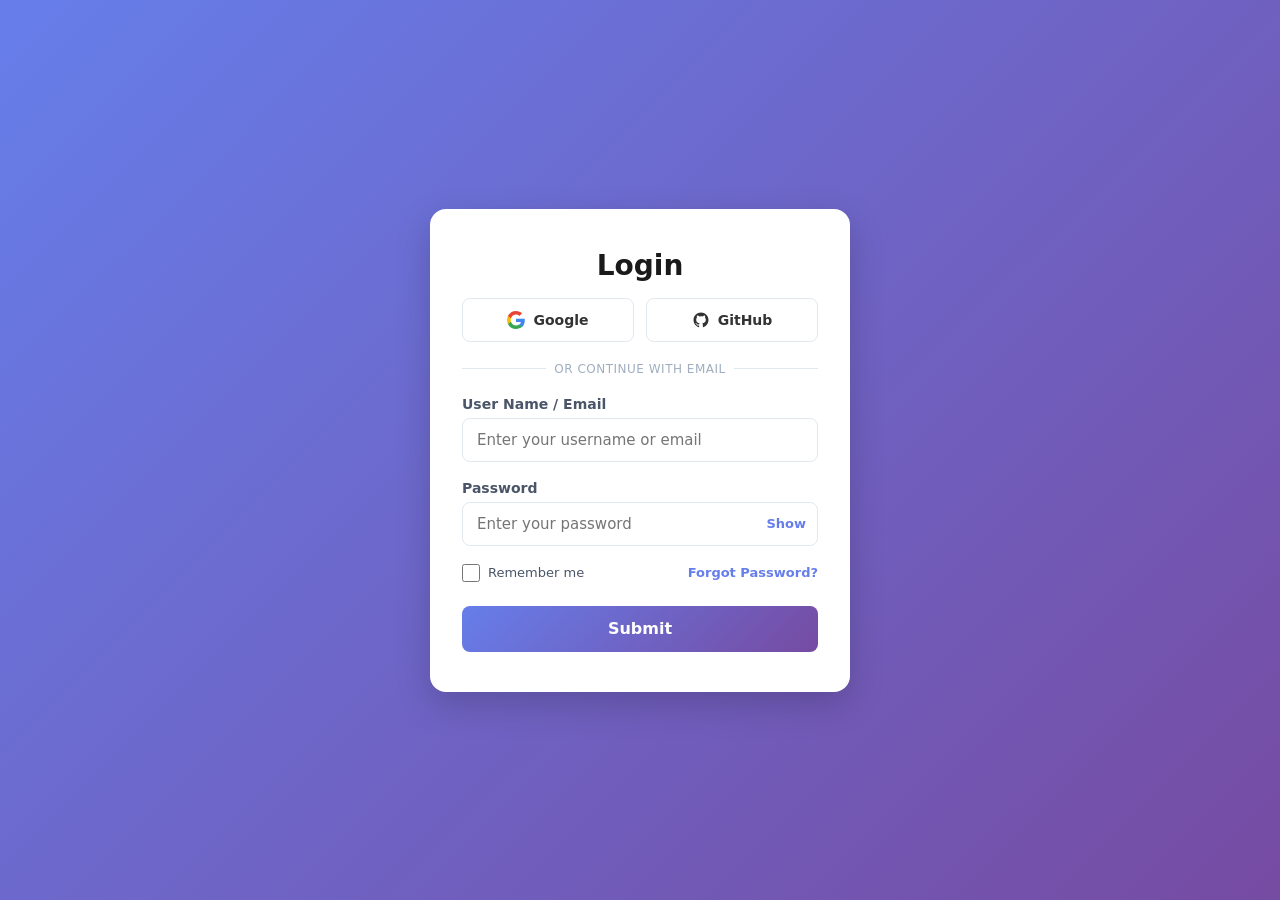
<file: index.html>
<!DOCTYPE html>
<html lang="en">
<head>
    <meta charset="UTF-8">
    <meta name="viewport" content="width=device-width, initial-scale=1.0">
    <title>Login | MYTEST1</title>
    <link rel="stylesheet" href="style.css">
</head>
<body>

    <main class="login-container">
        <form action="index.html" method="post" id="fom" class="login-card">
            <h2>Login</h2>
            
            <!-- Social Login Buttons -->
            <div class="social-login">
                <button type="button" class="social-btn google-btn" id="googleBtn">
                    <svg viewBox="0 0 24 24" width="18" height="18">
                        <path fill="#4285F4" d="M23.745 12.27c0-.7-.06-1.4-.19-2.07H12v4.51h6.6c-.29 1.52-1.14 2.82-2.4 3.68v3.05h3.88c2.27-2.09 3.665-5.17 3.665-9.17z"/>
                        <path fill="#34A853" d="M12 24c3.24 0 5.95-1.08 7.93-2.91l-3.88-3.05c-1.08.72-2.45 1.16-4.05 1.16-3.12 0-5.77-2.1-6.72-4.93H1.29v3.15C3.26 21.3 7.31 24 12 24z"/>
                        <path fill="#FBBC05" d="M5.28 14.27c-.25-.72-.38-1.49-.38-2.27s.13-1.55.38-2.27V6.58H1.29C.47 8.2.0 10.04.0 12s.47 3.8 1.29 5.42l3.99-3.15z"/>
                        <path fill="#EA4335" d="M12 4.75c1.77 0 3.35.61 4.6 1.8l3.42-3.42C17.95 1.19 15.24 0 12 0 7.31 0 3.26 2.7 1.29 6.58l3.99 3.15c.95-2.83 3.6-4.98 6.72-4.98z"/>
                    </svg>
                    <span>Google</span>
                </button>
                <button type="button" class="social-btn github-btn" id="githubBtn">
                    <svg viewBox="0 0 24 24" width="18" height="18" fill="currentColor">
                        <path fill-rule="evenodd" clip-rule="evenodd" d="M12 2C6.477 2 2 6.484 2 12.017c0 4.425 2.865 8.18 6.839 9.504.5.092.682-.217.682-.483 0-.237-.008-.868-.013-1.703-2.782.605-3.369-1.343-3.369-1.343-.454-1.158-1.11-1.466-1.11-1.466-.908-.62.069-.608.069-.608 1.003.07 1.53 1.032 1.53 1.032.892 1.53 2.341 1.088 2.91.832.092-.647.35-1.088.636-1.338-2.22-.253-4.555-1.113-4.555-4.951 0-1.093.39-1.988 1.029-2.688-.103-.253-.446-1.272.098-2.65 0 0 .84-.27 2.75 1.026A9.564 9.564 0 0112 6.844c.85.004 1.705.115 2.504.337 1.909-1.296 2.747-1.027 2.747-1.027.546 1.379.202 2.398.1 2.651.64.7 1.028 1.595 1.028 2.688 0 3.848-2.339 4.695-4.566 4.943.359.309.678.92.678 1.855 0 1.338-.012 2.419-.012 2.747 0 .268.18.58.688.482A10.019 10.019 0 0022 12.017C22 6.484 17.522 2 12 2z"/>
                    </svg>
                    <span>GitHub</span>
                </button>
            </div>

            <!-- Divider -->
            <div class="divider">
                <span>or continue with email</span>
            </div>
            
            <!-- Input Fields -->
            <div class="form-group">
                <label for="uname">User Name / Email</label>
                <input type="text" id="uname" name="uname" placeholder="Enter your username or email" required autocomplete="username">
            </div>

            <div class="form-group">
                <label for="pwd">Password</label>
                <div class="password-wrapper">
                    <input type="password" id="pwd" name="pwd" placeholder="Enter your password" required autocomplete="current-password">
                    <button type="button" id="togglePwd" class="toggle-password-btn" aria-label="Toggle password visibility">Show</button>
                </div>
            </div>

            <!-- Remember Me & Forgot Password Options -->
            <div class="form-options">
                <div class="checkbox-group">
                    <input type="checkbox" id="remember" name="remember">
                    <label for="remember">Remember me</label>
                </div>
                <a href="forgot-password.html" class="forgot-link">Forgot Password?</a>
            </div>

            <button type="submit" class="submit-btn">Submit</button>
        </form>
    </main>

    <script src="script.js"></script>
</body>
</html>
</file>
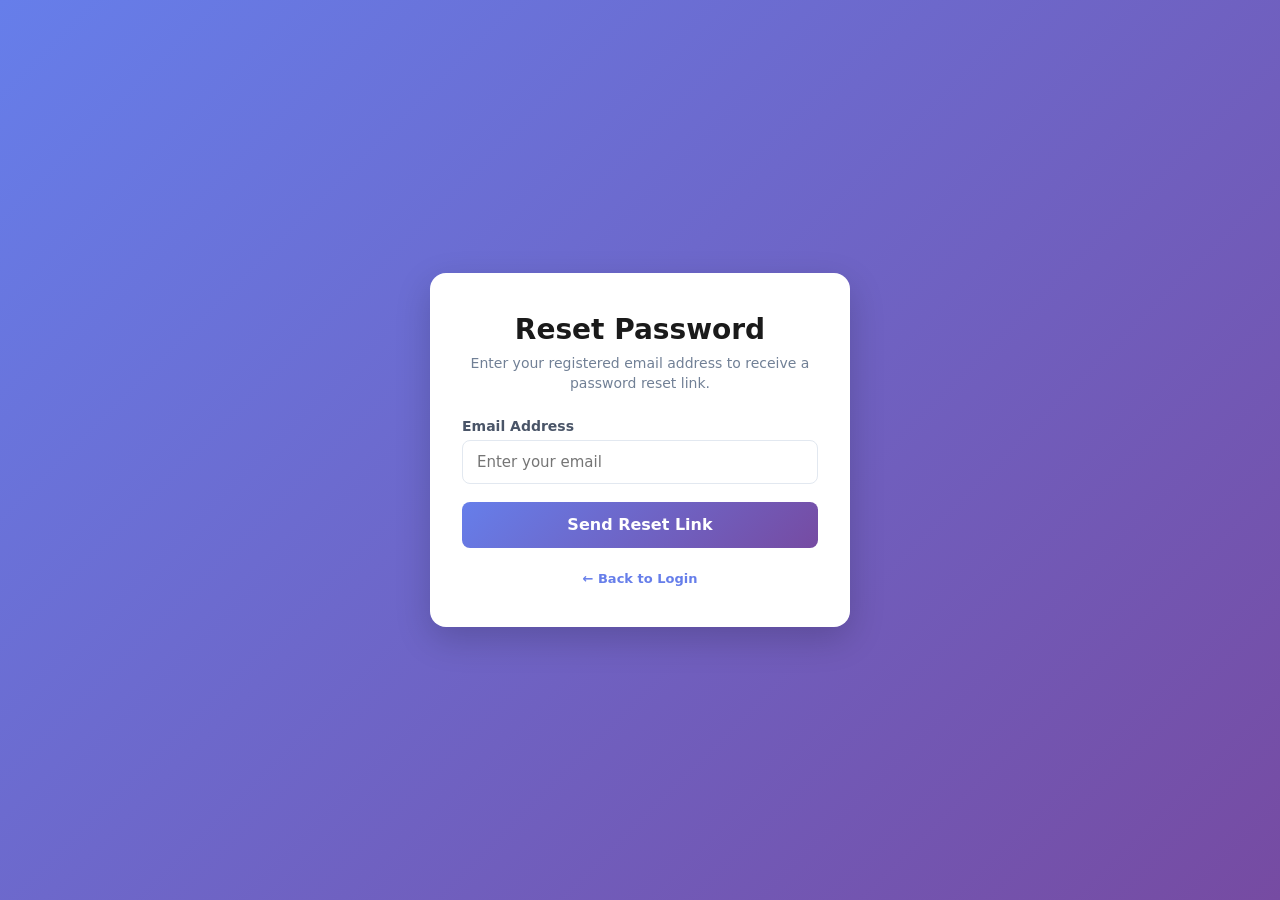
<file: forgot-password.html>
<!DOCTYPE html>
<html lang="en">
<head>
    <meta charset="UTF-8">
    <meta name="viewport" content="width=device-width, initial-scale=1.0">
    <title>Forgot Password | MYTEST1</title>
    <link rel="stylesheet" href="style.css">
</head>
<body>

    <main class="login-container">
        <form id="forgotForm" class="login-card">
            <h2>Reset Password</h2>
            <p class="subtitle">Enter your registered email address to receive a password reset link.</p>
            
            <div class="form-group">
                <label for="resetEmail">Email Address</label>
                <input type="email" id="resetEmail" name="resetEmail" placeholder="Enter your email" required autocomplete="email">
            </div>

            <button type="submit" class="submit-btn">Send Reset Link</button>

            <div class="back-to-login">
                <a href="index.html" class="forgot-link">← Back to Login</a>
            </div>
        </form>
    </main>

    <script src="script.js"></script>
</body>
</html>
</file>
<file: style.css>
/* Reset & Base Layout */
* {
    margin: 0;
    padding: 0;
    box-sizing: border-box;
    font-family: 'Segoe UI', system-ui, -apple-system, sans-serif;
}

html, body {
    width: 100%;
    min-height: 100vh;
}

body {
    display: flex;
    justify-content: center;
    align-items: center;
    background: linear-gradient(135deg, #667eea 0%, #764ba2 100%);
    padding: 16px;
    overflow-x: hidden;
}

.login-container {
    width: 100%;
    display: flex;
    justify-content: center;
    align-items: center;
}

/* Card Styling & Entry Animation */
.login-card {
    background: #ffffff;
    padding: clamp(24px, 5vw, 40px) clamp(18px, 4vw, 32px);
    border-radius: 16px;
    box-shadow: 0 12px 35px rgba(0, 0, 0, 0.18);
    width: 100%;
    max-width: 420px;
    margin: auto;
    
    animation: cardSlideUp 0.6s cubic-bezier(0.16, 1, 0.3, 1) forwards;
    transition: opacity 0.25s ease, transform 0.25s ease;
}

/* Page Exit Transition */
.page-exit {
    opacity: 0;
    transform: translateY(-20px) scale(0.96);
}

.login-card h2 {
    color: #1a1a1a;
    font-size: clamp(22px, 4vw, 28px);
    font-weight: 700;
    margin-bottom: 8px;
    text-align: center;
}

.subtitle {
    color: #718096;
    font-size: 14px;
    text-align: center;
    margin-bottom: 24px;
    line-height: 1.4;
}

/* Social Buttons */
.social-login {
    display: flex;
    gap: 12px;
    margin-bottom: 20px;
    margin-top: 16px;
}

.social-btn {
    flex: 1;
    display: flex;
    align-items: center;
    justify-content: center;
    gap: 8px;
    min-height: 44px;
    padding: 10px 12px;
    background: #ffffff;
    border: 1.5px solid #e2e8f0;
    border-radius: 8px;
    font-size: 14px;
    font-weight: 600;
    color: #333333;
    cursor: pointer;
    transition: all 0.25s cubic-bezier(0.4, 0, 0.2, 1);
}

.social-btn:hover {
    background: #f8fafc;
    border-color: #cbd5e1;
    transform: translateY(-2px);
    box-shadow: 0 4px 12px rgba(0, 0, 0, 0.05);
}

/* Divider Line */
.divider {
    display: flex;
    align-items: center;
    text-align: center;
    margin-bottom: 20px;
    color: #a0aec0;
    font-size: clamp(10px, 2.5vw, 12px);
    text-transform: uppercase;
    letter-spacing: 0.5px;
}

.divider::before,
.divider::after {
    content: '';
    flex: 1;
    border-bottom: 1px solid #e2e8f0;
}

.divider span {
    padding: 0 8px;
    white-space: nowrap;
}

/* Inputs & Form Groups */
.form-group {
    margin-bottom: 18px;
}

.form-group label {
    display: block;
    color: #4a5568;
    font-size: 14px;
    font-weight: 600;
    margin-bottom: 6px;
}

.form-group input[type="text"],
.form-group input[type="email"],
.form-group input[type="password"] {
    width: 100%;
    min-height: 44px;
    padding: 10px 14px;
    border: 1.5px solid #e2e8f0;
    border-radius: 8px;
    font-size: 15px;
    color: #2d3748;
    outline: none;
    transition: border-color 0.25s ease, box-shadow 0.25s ease, transform 0.15s ease;
}

.form-group input:focus {
    border-color: #667eea;
    box-shadow: 0 0 0 3px rgba(102, 126, 234, 0.25);
    transform: scale(1.01);
}

.password-wrapper {
    position: relative;
    display: flex;
    align-items: center;
}

.password-wrapper input {
    padding-right: 60px !important;
}

.toggle-password-btn {
    position: absolute;
    right: 12px;
    height: 100%;
    background: none;
    border: none;
    color: #667eea;
    font-size: 13px;
    font-weight: 600;
    cursor: pointer;
    user-select: none;
    transition: color 0.2s ease, transform 0.1s ease;
}

.toggle-password-btn:hover {
    color: #764ba2;
    transform: scale(1.05);
}

/* Form Options */
.form-options {
    display: flex;
    justify-content: space-between;
    align-items: center;
    flex-wrap: wrap;
    gap: 10px;
    margin-bottom: 24px;
}

.checkbox-group {
    display: flex;
    align-items: center;
    gap: 8px;
}

.checkbox-group input[type="checkbox"] {
    width: 18px;
    height: 18px;
    accent-color: #667eea;
    cursor: pointer;
    transition: transform 0.15s ease;
}

.checkbox-group input[type="checkbox"]:hover {
    transform: scale(1.1);
}

.checkbox-group label {
    color: #4a5568;
    font-size: 13px;
    cursor: pointer;
}

.forgot-link {
    display: inline-flex;
    align-items: center;
    gap: 4px;
    color: #667eea;
    font-size: 13px;
    font-weight: 600;
    text-decoration: none;
    transition: color 0.2s ease, transform 0.2s ease;
}

.forgot-link:hover {
    color: #764ba2;
    transform: translateX(2px);
}

.back-to-login .forgot-link:hover {
    transform: translateX(-3px);
}

/* Submit Button Styling */
.submit-btn {
    width: 100%;
    min-height: 46px;
    background: linear-gradient(135deg, #667eea 0%, #764ba2 100%);
    color: #ffffff;
    border: none;
    border-radius: 8px;
    font-size: 16px;
    font-weight: 600;
    cursor: pointer;
    transition: transform 0.2s ease, box-shadow 0.2s ease, filter 0.2s ease;
}

.submit-btn:hover {
    box-shadow: 0 8px 20px rgba(102, 126, 234, 0.45);
    transform: translateY(-2px);
    filter: brightness(1.05);
}

.submit-btn:active {
    transform: translateY(0);
    box-shadow: 0 4px 10px rgba(102, 126, 234, 0.3);
}

.back-to-login {
    text-align: center;
    margin-top: 20px;
}

/* Animations */
@keyframes cardSlideUp {
    0% {
        opacity: 0;
        transform: translateY(30px) scale(0.95);
    }
    100% {
        opacity: 1;
        transform: translateY(0) scale(1);
    }
}

@media (max-width: 360px) {
    .social-login { flex-direction: column; }
    .form-options { flex-direction: column; align-items: flex-start; }
}
</file>
